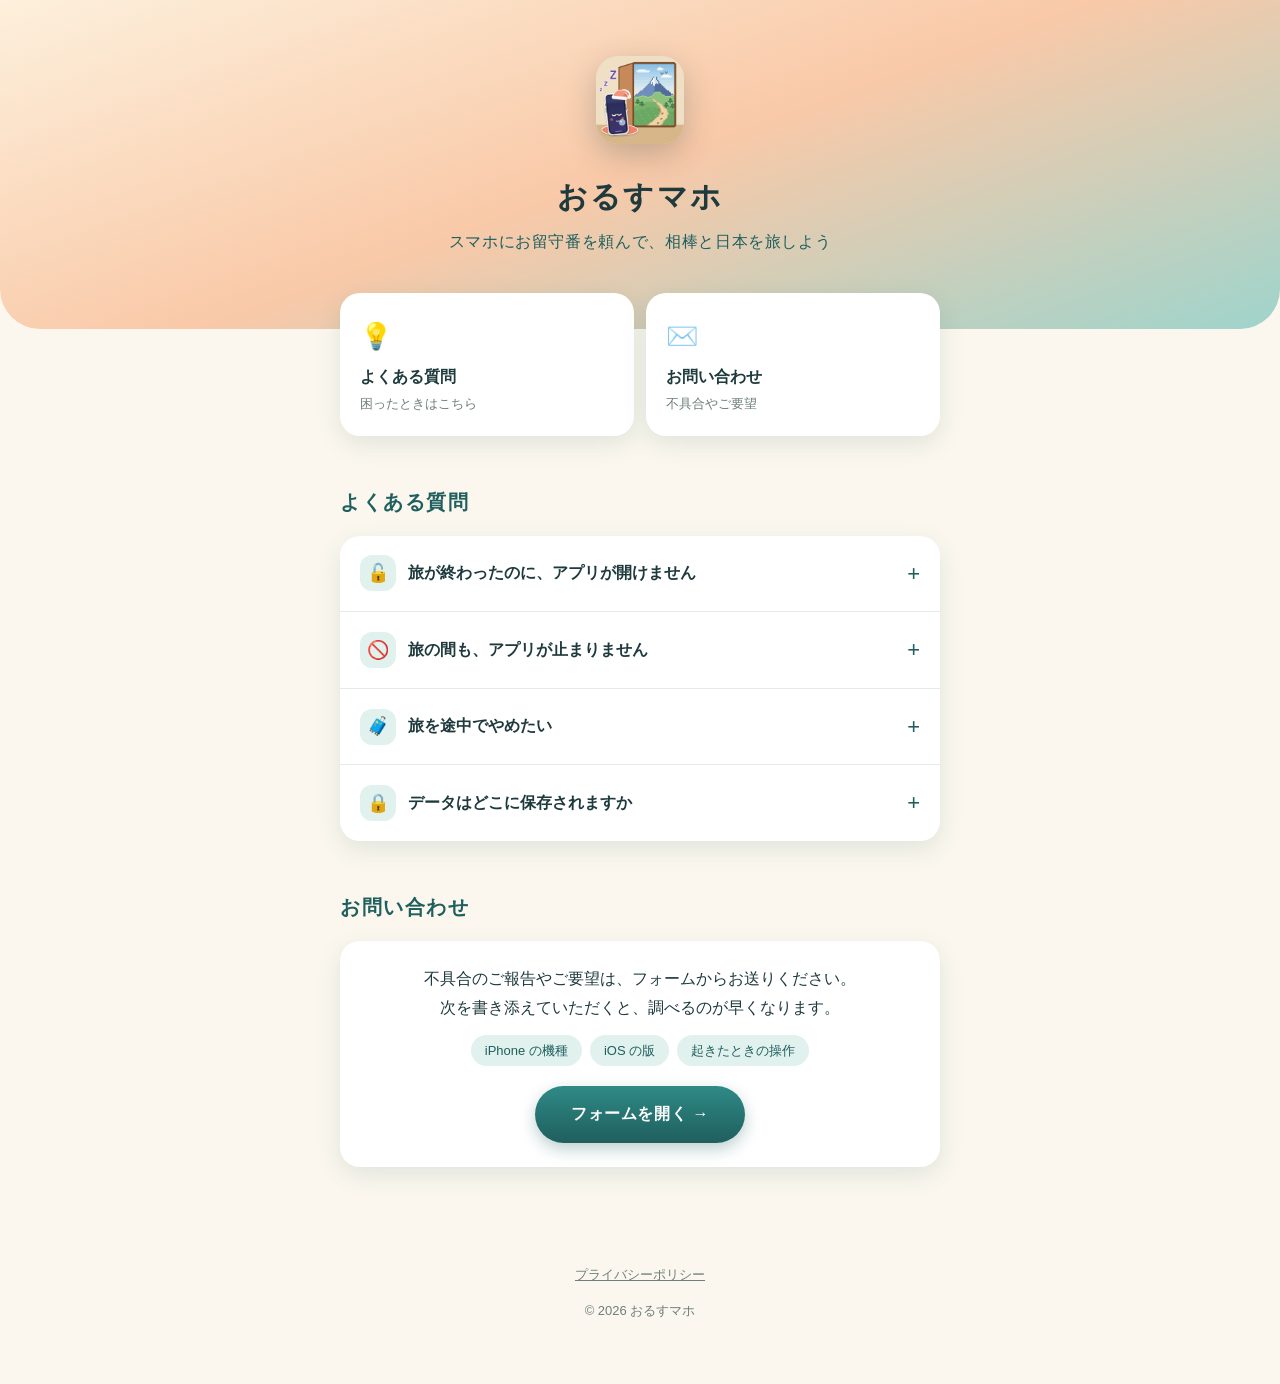
<file: index.html>
<!DOCTYPE html>
<html lang="ja">
<head>
  <meta charset="utf-8">
  <meta name="viewport" content="width=device-width, initial-scale=1">
  <title>おるすマホ サポート</title>
  <link rel="icon" href="icon.png">
  <link rel="stylesheet" href="style.css">
</head>
<body>
  <header class="hero">
    <img src="icon.png" alt="おるすマホのアイコン">
    <h1>おるすマホ</h1>
    <p>スマホにお留守番を頼んで、相棒と日本を旅しよう</p>
  </header>

  <main>
    <nav class="shortcuts">
      <a href="#faq">
        <span class="mark">💡</span>
        <span class="label">よくある質問</span>
        <span class="note">困ったときはこちら</span>
      </a>
      <a href="#contact">
        <span class="mark">✉️</span>
        <span class="label">お問い合わせ</span>
        <span class="note">不具合やご要望</span>
      </a>
    </nav>

    <h2 id="faq">よくある質問</h2>
    <div class="faq">
      <details>
        <summary><span class="icon">🔓</span>旅が終わったのに、アプリが開けません</summary>
        <div class="answer">旅の終わりの知らせは、iPhone の都合で数分遅れることがあります。おるすマホを開くと、すぐに止める設定が外れます。</div>
      </details>
      <details>
        <summary><span class="icon">🚫</span>旅の間も、アプリが止まりません</summary>
        <div class="answer">
          次をお確かめください。
          <ul>
            <li>設定の「スクリーンタイムの許可」が「許可あり」になっているか。</li>
            <li>部屋のきっぷの上で、止めるアプリのまとまりに、そのアプリが入っているか。</li>
            <li>iPhone の「設定」→「スクリーンタイム」がオンになっているか。</li>
          </ul>
        </div>
      </details>
      <details>
        <summary><span class="icon">🧳</span>旅を途中でやめたい</summary>
        <div class="answer">旅の画面の「旅を切り上げる」から、いつでもやめられます。それまでに進んだ距離は残ります。外しにくさを「きびしい」にしている時も、切り上げはできます。</div>
      </details>
      <details>
        <summary><span class="icon">🔒</span>データはどこに保存されますか</summary>
        <div class="answer">お使いの iPhone の中にだけ保存されます。開発者のサーバーには送られません。使った時間は Apple のスクリーンタイムの仕組みが iPhone の中で数え、本アプリからも外へは出ません。くわしくは<a href="privacy.html">プライバシーポリシー</a>をご覧ください。</div>
      </details>
    </div>

    <h2 id="contact">お問い合わせ</h2>
    <div class="contact">
      不具合のご報告やご要望は、フォームからお送りください。<br>
      次を書き添えていただくと、調べるのが早くなります。
      <div class="hints">
        <span>iPhone の機種</span>
        <span>iOS の版</span>
        <span>起きたときの操作</span>
      </div>
      <a class="button" href="https://forms.gle/Z61CeEjeLVg54h9x9">フォームを開く →</a>
    </div>
  </main>

  <footer>
    <a href="privacy.html">プライバシーポリシー</a>
    <p>© 2026 おるすマホ</p>
  </footer>
</body>
</html>
</file>
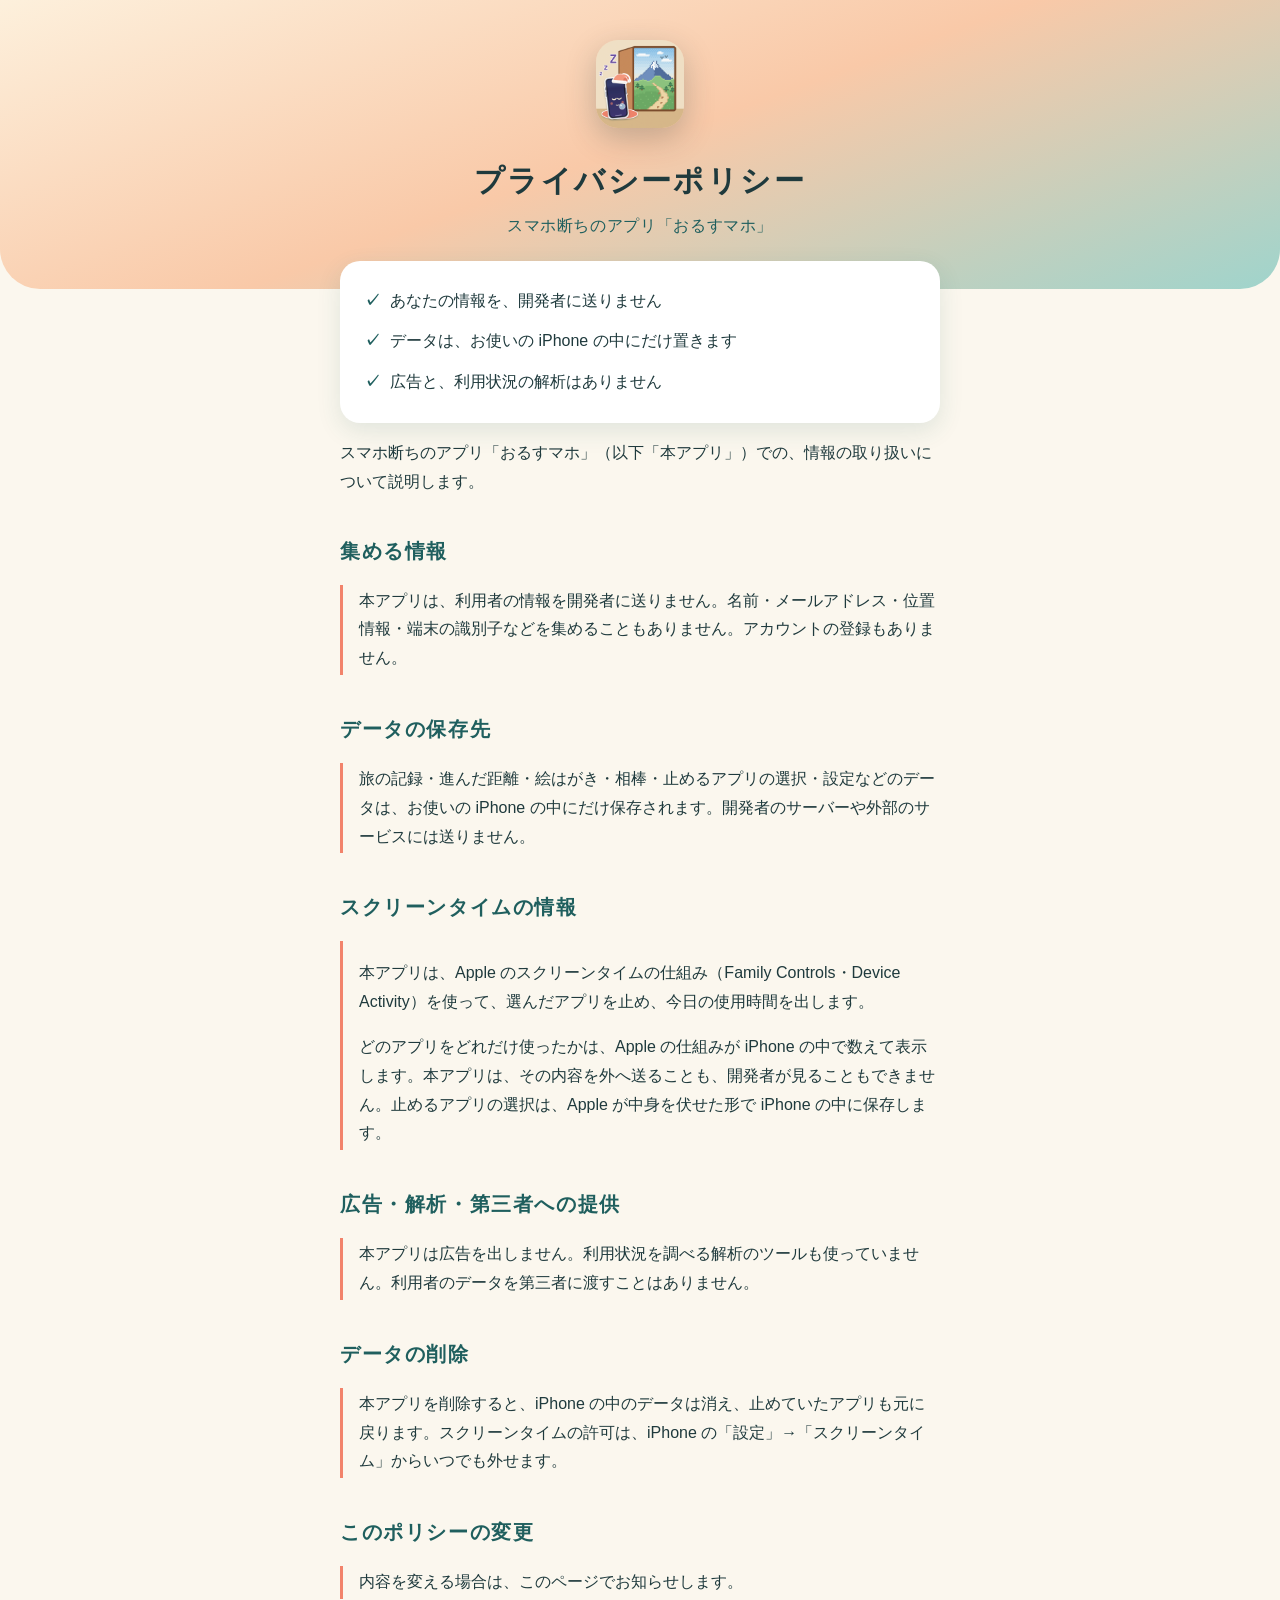
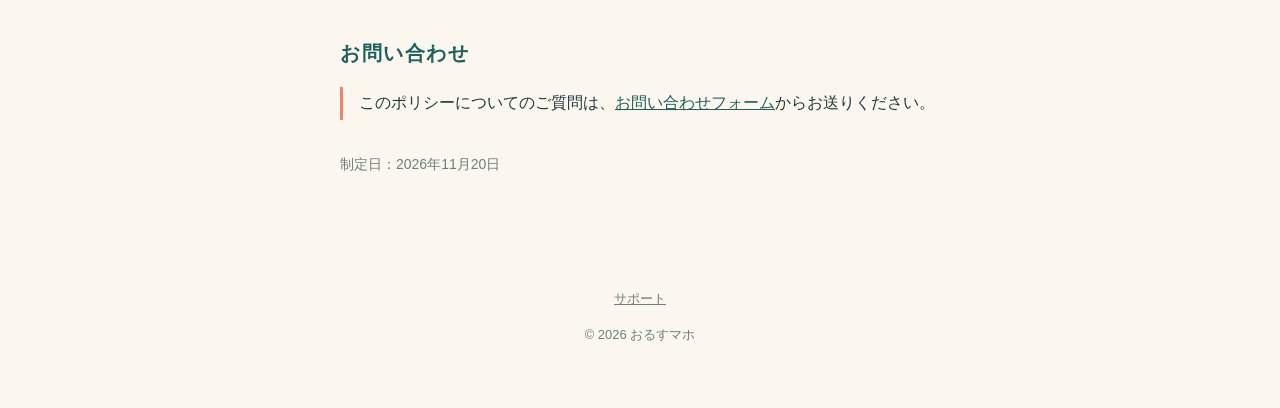
<file: privacy.html>
<!DOCTYPE html>
<html lang="ja">
<head>
  <meta charset="utf-8">
  <meta name="viewport" content="width=device-width, initial-scale=1">
  <title>おるすマホ プライバシーポリシー</title>
  <link rel="icon" href="icon.png">
  <link rel="stylesheet" href="style.css">
</head>
<body>
  <header class="hero small">
    <img src="icon.png" alt="おるすマホのアイコン">
    <h1>プライバシーポリシー</h1>
    <p>スマホ断ちのアプリ「おるすマホ」</p>
  </header>

  <main class="policy">
    <div class="summary">
      <ul>
        <li>あなたの情報を、開発者に送りません</li>
        <li>データは、お使いの iPhone の中にだけ置きます</li>
        <li>広告と、利用状況の解析はありません</li>
      </ul>
    </div>

    <p>スマホ断ちのアプリ「おるすマホ」（以下「本アプリ」）での、情報の取り扱いについて説明します。</p>

    <h2>集める情報</h2>
    <section>本アプリは、利用者の情報を開発者に送りません。名前・メールアドレス・位置情報・端末の識別子などを集めることもありません。アカウントの登録もありません。</section>

    <h2>データの保存先</h2>
    <section>旅の記録・進んだ距離・絵はがき・相棒・止めるアプリの選択・設定などのデータは、お使いの iPhone の中にだけ保存されます。開発者のサーバーや外部のサービスには送りません。</section>

    <h2>スクリーンタイムの情報</h2>
    <section>
      <p>本アプリは、Apple のスクリーンタイムの仕組み（Family Controls・Device Activity）を使って、選んだアプリを止め、今日の使用時間を出します。</p>
      どのアプリをどれだけ使ったかは、Apple の仕組みが iPhone の中で数えて表示します。本アプリは、その内容を外へ送ることも、開発者が見ることもできません。止めるアプリの選択は、Apple が中身を伏せた形で iPhone の中に保存します。
    </section>

    <h2>広告・解析・第三者への提供</h2>
    <section>本アプリは広告を出しません。利用状況を調べる解析のツールも使っていません。利用者のデータを第三者に渡すことはありません。</section>

    <h2>データの削除</h2>
    <section>本アプリを削除すると、iPhone の中のデータは消え、止めていたアプリも元に戻ります。スクリーンタイムの許可は、iPhone の「設定」→「スクリーンタイム」からいつでも外せます。</section>

    <h2>このポリシーの変更</h2>
    <section>内容を変える場合は、このページでお知らせします。</section>

    <h2>お問い合わせ</h2>
    <section>このポリシーについてのご質問は、<a href="https://forms.gle/Z61CeEjeLVg54h9x9">お問い合わせフォーム</a>からお送りください。</section>

    <p class="date">制定日：2026年11月20日</p>
  </main>

  <footer>
    <a href="index.html">サポート</a>
    <p>© 2026 おるすマホ</p>
  </footer>
</body>
</html>
</file>
<file: style.css>
:root {
  --bg: #fbf7ee;
  --card: #ffffff;
  --line: #e4ece9;
  --text: #1f3a3d;
  --sub: #6e7f7c;
  --accent: #1f5f5e;
  --accent-light: #2f8a86;
  --soft: #e1f1ee;
  --coral: #f2836b;
  --shadow: 0 8px 24px rgba(31, 95, 94, 0.12);
}

* {
  box-sizing: border-box;
}

body {
  margin: 0;
  background: var(--bg);
  color: var(--text);
  font-family: "Hiragino Maru Gothic ProN", "Hiragino Sans", "Noto Sans JP", sans-serif;
  font-size: 16px;
  line-height: 1.8;
  -webkit-font-smoothing: antialiased;
}

a {
  color: var(--accent);
}

/* 頭の帯 */

.hero {
  background: linear-gradient(160deg, #fdf0dc 0%, #f9c9a8 50%, #9fd4cc 100%);
  text-align: center;
  padding: 56px 20px 72px;
  border-radius: 0 0 40px 40px;
}

.hero.small {
  padding: 40px 20px 48px;
}

.hero img {
  width: 88px;
  height: 88px;
  border-radius: 22px;
  box-shadow: 0 10px 30px rgba(31, 58, 61, 0.25);
}

.hero h1 {
  font-size: 30px;
  letter-spacing: 0.08em;
  color: var(--text);
  margin: 16px 0 4px;
}

.hero p {
  color: var(--accent);
  margin: 0;
  letter-spacing: 0.04em;
}

main {
  max-width: 640px;
  margin: 0 auto;
  padding: 0 20px 64px;
}

/* 入口の 2 つのボタン */

.shortcuts {
  display: grid;
  grid-template-columns: 1fr 1fr;
  gap: 12px;
  margin-top: -36px;
}

.shortcuts a {
  display: block;
  background: var(--card);
  border-radius: 20px;
  padding: 20px;
  text-decoration: none;
  color: var(--text);
  box-shadow: var(--shadow);
  transition: transform 0.15s;
}

.shortcuts a:hover {
  transform: translateY(-2px);
}

.shortcuts .mark {
  font-size: 26px;
}

.shortcuts .label {
  display: block;
  font-weight: 700;
  margin-top: 4px;
}

.shortcuts .note {
  display: block;
  font-size: 13px;
  color: var(--sub);
}

/* 見出し */

h2 {
  color: var(--accent);
  font-size: 20px;
  letter-spacing: 0.08em;
  margin: 48px 0 16px;
}

/* よくある質問 */

.faq {
  background: var(--card);
  border-radius: 20px;
  box-shadow: var(--shadow);
  overflow: hidden;
}

.faq details + details {
  border-top: 1px solid var(--line);
}

.faq summary {
  list-style: none;
  display: flex;
  align-items: center;
  gap: 12px;
  padding: 18px 20px;
  cursor: pointer;
  font-weight: 600;
}

.faq summary::-webkit-details-marker {
  display: none;
}

.faq summary::after {
  content: "+";
  margin-left: auto;
  color: var(--accent);
  font-size: 22px;
  font-weight: 400;
  transition: transform 0.2s;
}

.faq details[open] summary::after {
  transform: rotate(45deg);
}

.faq .icon {
  flex: none;
  width: 36px;
  height: 36px;
  border-radius: 12px;
  background: var(--soft);
  display: grid;
  place-items: center;
  font-size: 18px;
}

.faq .answer {
  padding: 0 20px 18px 68px;
  color: var(--text);
}

.faq .answer ul {
  padding-left: 1.2em;
  margin: 8px 0 0;
}

/* お問い合わせ */

.contact {
  background: var(--card);
  border-radius: 20px;
  box-shadow: var(--shadow);
  padding: 24px;
  text-align: center;
}

.contact .hints {
  display: flex;
  justify-content: center;
  gap: 8px;
  flex-wrap: wrap;
  margin: 12px 0 20px;
}

.contact .hints span {
  background: var(--soft);
  color: var(--accent);
  border-radius: 999px;
  padding: 4px 14px;
  font-size: 13px;
}

.button {
  display: inline-block;
  background: linear-gradient(180deg, var(--accent-light), var(--accent));
  color: #fff;
  text-decoration: none;
  padding: 14px 36px;
  border-radius: 999px;
  font-weight: 700;
  letter-spacing: 0.04em;
  box-shadow: 0 6px 16px rgba(31, 95, 94, 0.3);
}

/* プライバシーポリシー */

.summary {
  background: var(--card);
  border-radius: 20px;
  box-shadow: var(--shadow);
  padding: 20px 24px;
  margin-top: -28px;
}

.summary ul {
  list-style: none;
  padding: 0;
  margin: 0;
}

.summary li {
  padding: 6px 0;
}

.summary li::before {
  content: "✓";
  color: var(--accent);
  font-weight: 700;
  margin-right: 10px;
}

.policy section {
  border-left: 3px solid var(--coral);
  padding: 2px 0 2px 16px;
  margin: 0 0 8px;
}

.policy h2 {
  margin-top: 36px;
}

.date {
  color: var(--sub);
  font-size: 14px;
  margin-top: 32px;
}

/* 下の帯 */

footer {
  text-align: center;
  color: var(--sub);
  font-size: 13px;
  padding: 32px 20px 48px;
}

footer a {
  color: var(--sub);
  margin: 0 8px;
}

@media (max-width: 420px) {
  .hero h1 {
    font-size: 26px;
  }

  .faq .answer {
    padding-left: 20px;
  }
}
</file>
